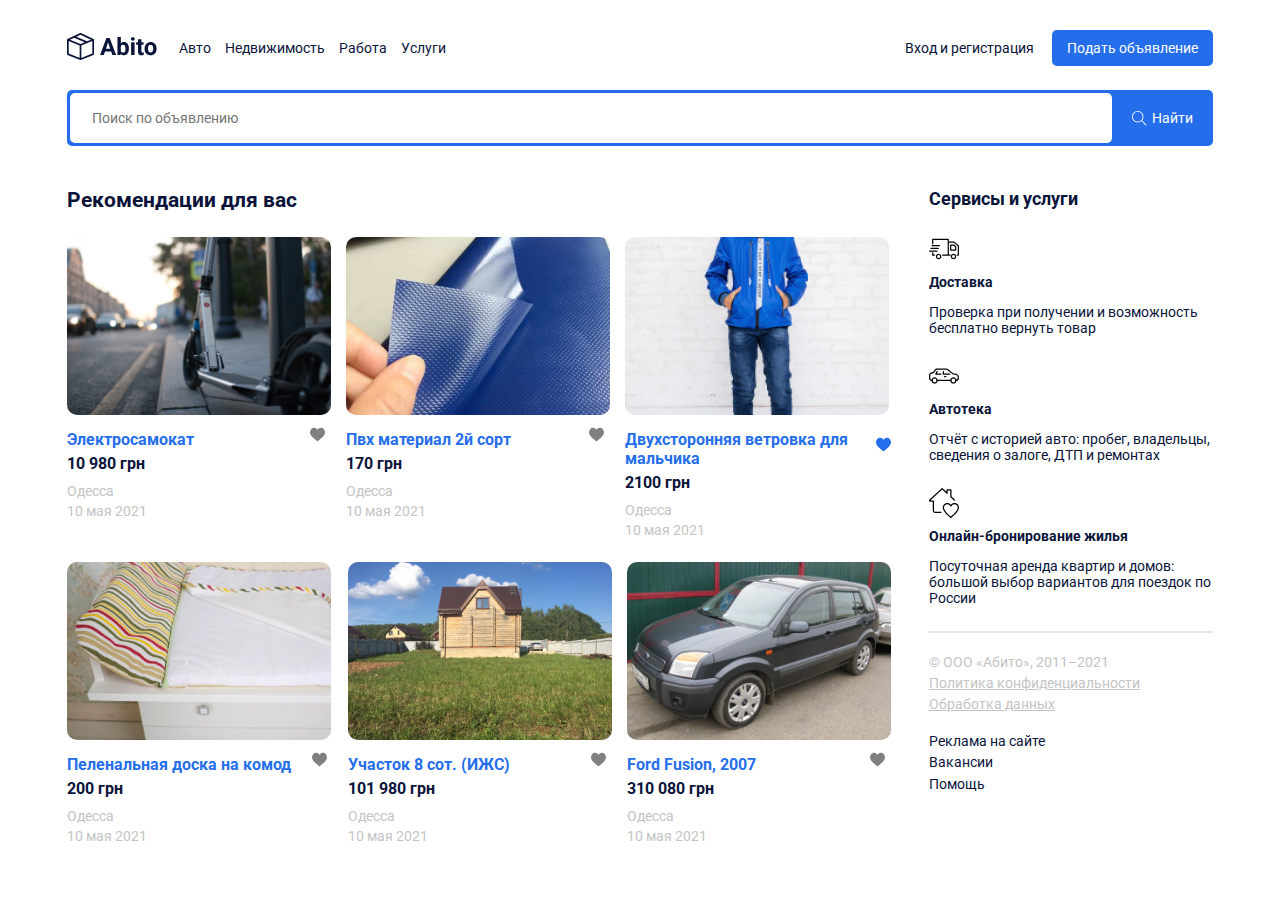
<file: index.html>
<!DOCTYPE html>
<html lang="en">
  <head>
    <meta charset="UTF-8" />
    <meta http-equiv="X-UA-Compatible" content="IE=edge" />
    <meta name="viewport" content="width=device-width, initial-scale=1.0" />
    <title>Abito - доска объявлений</title>
    <link rel="preconnect" href="https://fonts.googleapis.com" />
    <link rel="preconnect" href="https://fonts.gstatic.com" crossorigin />
    <link
      href="https://fonts.googleapis.com/css2?family=Roboto:wght@400;700&display=swap"
      rel="stylesheet"
    />
    <link rel="stylesheet" href="css/normalize.css" />
    <link rel="stylesheet" href="css/style.css" />
  </head>
  <body>
    <header class="header container">
      <div class="navbar">
        <a href="/index.html" class="logo">
          <img class="logo-img" src="img/logo.svg" alt="logo"
        /></a>

        <div class="navbar-panel">
          <button class="close-menu">
            <svg  width="22" height="22" viewBox="0 0 36 36" fill="none" xmlns="http://www.w3.org/2000/svg">
              <path d="M0.5 0.5L35 35M0.5 35L35 0.5" stroke="black"/>
              </svg>
          </button>
            
          <nav class="navbar-menu">
            <ul class="menu">
              <li class="menu-item">
                <a href="#" class="menu-link">Aвто</a>
              </li>
              <li class="menu-item">
                <a href="#" class="menu-link">Недвижимость</a>
              </li>
              <li class="menu-item">
                <a href="#" class="menu-link">Работа</a>
              </li>
              <li class="menu-item">
                <a href="#" class="menu-link">Услуги</a>
              </li>
            </ul>
          </nav>
  
          <div class="button-group">
            <a href="#" class="button button-link">Вход и регистрация</a>
            <a href="#" class="button button-primary">Подать объявление</a>
            
          </div>
          
        </div>
        <button class="menu-button"><svg width="30" height="30" viewBox="0 0 30 30" fill="none" xmlns="http://www.w3.org/2000/svg">
          <path d="M0.937476 9.37501H29.0624C29.58 9.37501 29.9999 8.95498 29.9999 8.43754C29.9999 7.92002 29.5799 7.50006 29.0624 7.50006H0.937476C0.419955 7.50006 0 7.92009 0 8.43754C0 8.95498 0.420033 9.37501 0.937476 9.37501Z" fill="black"/>
          <path d="M29.0624 14.0626H0.937476C0.419955 14.0626 0 14.4826 0 15C0 15.5175 0.420033 15.9375 0.937476 15.9375H29.0624C29.58 15.9375 29.9999 15.5175 29.9999 15C29.9999 14.4826 29.58 14.0626 29.0624 14.0626Z" fill="black"/>
          <path d="M29.0625 20.625H10.3125C9.79495 20.625 9.375 21.0451 9.375 21.5625C9.375 22.08 9.79503 22.5 10.3125 22.5H29.0625C29.58 22.5 29.9999 22.0799 29.9999 21.5625C30 21.045 29.58 20.625 29.0625 20.625Z" fill="black"/>
          </svg>
          </button>
      </div>
      <!--/.navbar  -->
      <div class="search-panel">
        <input
          type="search"
          class="search-input"
          placeholder="Поиск по объявлению"
        />
        <button class="search-button">
          <svg
            class="search-icon"
            width="15"
            height="15"
            viewBox="0 0 15 15"
            fill="none"
            xmlns="http://www.w3.org/2000/svg"
          >
            <g clip-path="url(#clip0)">
              <path
                d="M14.6506 14.0012L10.0862 9.43675C10.9465 8.43352 11.4706 7.13293 11.4706 5.71058C11.4706 2.54822 8.89765 -0.0247192 5.7353 -0.0247192C4.20353 -0.0247192 2.76265 0.571751 1.67824 1.6544C0.595589 2.73793 -0.000881376 4.17881 9.77541e-07 5.71058C9.77541e-07 8.87293 2.57294 11.4459 5.7353 11.4459C7.15765 11.4459 8.45912 10.9218 9.46235 10.0615L14.0268 14.6259L14.6506 14.0012ZM5.7353 10.5635C3.06 10.5635 0.882354 8.38675 0.882354 5.71058C0.881472 4.41352 1.38618 3.19499 2.30294 2.2791C3.21882 1.36234 4.43824 0.857634 5.7353 0.857634C8.41059 0.857634 10.5882 3.0344 10.5882 5.71058C10.5882 8.38587 8.41059 10.5635 5.7353 10.5635Z"
                fill="white"
              />
            </g>
            <defs>
              <clipPath id="clip0">
                <rect width="15" height="15" fill="white" />
              </clipPath>
            </defs>
          </svg>

          <span class="search-button-text">Найти</span>
        </button>
      </div>
      <!--/.search-panel -->
    </header>
    <div class="page-content container">
      <main class="main">
        <h2 class="page-title">Рекомендации для вас</h2>
        <div class="cards">
          <div class="card">
            <a href="single.html" class="card-link"
              ><img src="img/cardimage1.jpg" alt="photo" class="card-image"
            /></a>

            <div class="card-header">
              <h3 class="card-title">
                <a href="single.html" class="card-link">Электросамокат</a>
              </h3>
              <button class="like">
                <svg
                  width="15"
                  height="15"
                  viewBox="0 0 15 15"
                  fill="none"
                  xmlns="http://www.w3.org/2000/svg"
                >
                  <g clip-path="url(#clip0)">
                    <path
                      d="M13.81 2.12631C13.0336 1.28414 11.9681 0.820312 10.8097 0.820312C9.94389 0.820312 9.15092 1.09406 8.45284 1.63387C8.10059 1.90636 7.78141 2.23972 7.5 2.62882C7.2187 2.23984 6.89941 1.90636 6.54705 1.63387C5.84908 1.09406 5.05611 0.820312 4.19025 0.820312C3.03188 0.820312 1.96632 1.28414 1.18984 2.12631C0.42263 2.95864 0 4.09573 0 5.32825C0 6.59683 0.472755 7.75806 1.48773 8.98281C2.39571 10.0784 3.70068 11.1905 5.21187 12.4783C5.72788 12.9181 6.31279 13.4166 6.92013 13.9476C7.08057 14.0881 7.28645 14.1655 7.5 14.1655C7.71343 14.1655 7.91943 14.0881 8.07964 13.9478C8.68698 13.4167 9.27223 12.918 9.78848 12.478C11.2994 11.1904 12.6044 10.0784 13.5124 8.9827C14.5274 7.75806 15 6.59683 15 5.32814C15 4.09573 14.5774 2.95864 13.81 2.12631Z"
                      fill="grey"
                    />
                  </g>
                  <defs>
                    <clipPath id="clip0">
                      <rect width="15" height="15" fill="white" />
                    </clipPath>
                  </defs>
                </svg>
              </button>
            </div>
            <strong class="card-price"> 10 980 грн </strong>
            <p class="card-text">Oдесса</p>
            <p class="card-text">10 мая 2021</p>
          </div>
          <div class="card">
            <a href="single.html" class="card-link"
              ><img src="img/cardimage2.jpg" alt="photo" class="card-image"
            /></a>

            <div class="card-header">
              <h3 class="card-title">
                <a href="single.html" class="card-link">Пвх материал 2й сорт</a>
              </h3>
              <button class="like">
                <svg
                  width="15"
                  height="15"
                  viewBox="0 0 15 15"
                  fill="none"
                  xmlns="http://www.w3.org/2000/svg"
                >
                  <g clip-path="url(#clip0)">
                    <path
                      d="M13.81 2.12631C13.0336 1.28414 11.9681 0.820312 10.8097 0.820312C9.94389 0.820312 9.15092 1.09406 8.45284 1.63387C8.10059 1.90636 7.78141 2.23972 7.5 2.62882C7.2187 2.23984 6.89941 1.90636 6.54705 1.63387C5.84908 1.09406 5.05611 0.820312 4.19025 0.820312C3.03188 0.820312 1.96632 1.28414 1.18984 2.12631C0.42263 2.95864 0 4.09573 0 5.32825C0 6.59683 0.472755 7.75806 1.48773 8.98281C2.39571 10.0784 3.70068 11.1905 5.21187 12.4783C5.72788 12.9181 6.31279 13.4166 6.92013 13.9476C7.08057 14.0881 7.28645 14.1655 7.5 14.1655C7.71343 14.1655 7.91943 14.0881 8.07964 13.9478C8.68698 13.4167 9.27223 12.918 9.78848 12.478C11.2994 11.1904 12.6044 10.0784 13.5124 8.9827C14.5274 7.75806 15 6.59683 15 5.32814C15 4.09573 14.5774 2.95864 13.81 2.12631Z"
                      fill="grey"
                    />
                  </g>
                  <defs>
                    <clipPath id="clip0">
                      <rect width="15" height="15" fill="white" />
                    </clipPath>
                  </defs>
                </svg>
              </button>
            </div>
            <strong class="card-price"> 170 грн </strong>
            <p class="card-text">Oдесса</p>
            <p class="card-text">10 мая 2021</p>
          </div>
          <div class="card">
            <a href="single.html" class="card-link"
              ><img src="img/cardimage3.jpg" alt="photo" class="card-image"
            /></a>

            <div class="card-header">
              <h3 class="card-title">
                <a href="single.html" class="card-link"
                  >Двухсторонняя ветровка для мальчика</a
                >
              </h3>
              <button class="like">
                <svg
                  width="15"
                  height="15"
                  viewBox="0 0 15 15"
                  fill="none"
                  xmlns="http://www.w3.org/2000/svg"
                >
                  <g clip-path="url(#clip0)">
                    <path
                      d="M13.81 2.12631C13.0336 1.28414 11.9681 0.820312 10.8097 0.820312C9.94389 0.820312 9.15092 1.09406 8.45284 1.63387C8.10059 1.90636 7.78141 2.23972 7.5 2.62882C7.2187 2.23984 6.89941 1.90636 6.54705 1.63387C5.84908 1.09406 5.05611 0.820312 4.19025 0.820312C3.03188 0.820312 1.96632 1.28414 1.18984 2.12631C0.42263 2.95864 0 4.09573 0 5.32825C0 6.59683 0.472755 7.75806 1.48773 8.98281C2.39571 10.0784 3.70068 11.1905 5.21187 12.4783C5.72788 12.9181 6.31279 13.4166 6.92013 13.9476C7.08057 14.0881 7.28645 14.1655 7.5 14.1655C7.71343 14.1655 7.91943 14.0881 8.07964 13.9478C8.68698 13.4167 9.27223 12.918 9.78848 12.478C11.2994 11.1904 12.6044 10.0784 13.5124 8.9827C14.5274 7.75806 15 6.59683 15 5.32814C15 4.09573 14.5774 2.95864 13.81 2.12631Z"
                      fill="#256EEB"
                    />
                  </g>
                  <defs>
                    <clipPath id="clip0">
                      <rect width="15" height="15" fill="white" />
                    </clipPath>
                  </defs>
                </svg>
              </button>
            </div>
            <strong class="card-price"> 2100 грн </strong>
            <p class="card-text">Oдесса</p>
            <p class="card-text">10 мая 2021</p>
          </div>
          <div class="card">
            <a href="single.html" class="card-link"
              ><img src="img/cardimage4.jpg" alt="photo" class="card-image"
            /></a>

            <div class="card-header">
              <h3 class="card-title">
                <a href="single.html" class="card-link"
                  >Пеленальная доска на комод</a
                >
              </h3>
              <button class="like">
                <svg
                  width="15"
                  height="15"
                  viewBox="0 0 15 15"
                  fill="none"
                  xmlns="http://www.w3.org/2000/svg"
                >
                  <g clip-path="url(#clip0)">
                    <path
                      d="M13.81 2.12631C13.0336 1.28414 11.9681 0.820312 10.8097 0.820312C9.94389 0.820312 9.15092 1.09406 8.45284 1.63387C8.10059 1.90636 7.78141 2.23972 7.5 2.62882C7.2187 2.23984 6.89941 1.90636 6.54705 1.63387C5.84908 1.09406 5.05611 0.820312 4.19025 0.820312C3.03188 0.820312 1.96632 1.28414 1.18984 2.12631C0.42263 2.95864 0 4.09573 0 5.32825C0 6.59683 0.472755 7.75806 1.48773 8.98281C2.39571 10.0784 3.70068 11.1905 5.21187 12.4783C5.72788 12.9181 6.31279 13.4166 6.92013 13.9476C7.08057 14.0881 7.28645 14.1655 7.5 14.1655C7.71343 14.1655 7.91943 14.0881 8.07964 13.9478C8.68698 13.4167 9.27223 12.918 9.78848 12.478C11.2994 11.1904 12.6044 10.0784 13.5124 8.9827C14.5274 7.75806 15 6.59683 15 5.32814C15 4.09573 14.5774 2.95864 13.81 2.12631Z"
                      fill="grey"
                    />
                  </g>
                  <defs>
                    <clipPath id="clip0">
                      <rect width="15" height="15" fill="white" />
                    </clipPath>
                  </defs>
                </svg>
              </button>
            </div>
            <strong class="card-price"> 200 грн </strong>
            <p class="card-text">Oдесса</p>
            <p class="card-text">10 мая 2021</p>
          </div>
          <div class="card">
            <a href="single.html" class="card-link"
              ><img src="img/cardimage5.jpg" alt="photo" class="card-image"
            /></a>

            <div class="card-header">
              <h3 class="card-title">
                <a href="single.html" class="card-link">Участок 8 сот. (ИЖС)</a>
              </h3>
              <button class="like">
                <svg
                  width="15"
                  height="15"
                  viewBox="0 0 15 15"
                  fill="none"
                  xmlns="http://www.w3.org/2000/svg"
                >
                  <g clip-path="url(#clip0)">
                    <path
                      d="M13.81 2.12631C13.0336 1.28414 11.9681 0.820312 10.8097 0.820312C9.94389 0.820312 9.15092 1.09406 8.45284 1.63387C8.10059 1.90636 7.78141 2.23972 7.5 2.62882C7.2187 2.23984 6.89941 1.90636 6.54705 1.63387C5.84908 1.09406 5.05611 0.820312 4.19025 0.820312C3.03188 0.820312 1.96632 1.28414 1.18984 2.12631C0.42263 2.95864 0 4.09573 0 5.32825C0 6.59683 0.472755 7.75806 1.48773 8.98281C2.39571 10.0784 3.70068 11.1905 5.21187 12.4783C5.72788 12.9181 6.31279 13.4166 6.92013 13.9476C7.08057 14.0881 7.28645 14.1655 7.5 14.1655C7.71343 14.1655 7.91943 14.0881 8.07964 13.9478C8.68698 13.4167 9.27223 12.918 9.78848 12.478C11.2994 11.1904 12.6044 10.0784 13.5124 8.9827C14.5274 7.75806 15 6.59683 15 5.32814C15 4.09573 14.5774 2.95864 13.81 2.12631Z"
                      fill="grey"
                    />
                  </g>
                  <defs>
                    <clipPathsingle.html id="clip0">
                      <rect width="15" height="15" fill="white" />
                    </clipPathsingle.html
                  </defs>
                </svg>
              </button>
            </div>
            <strong class="card-price"> 101 980 грн </strong>
            <p class="card-text">Oдесса</p>
            <p class="card-text">10 мая 2021</p>
          </div>
          <div class="card">
            <a href="single.html" class="card-link"
              ><img src="img/cardimage6.jpg" alt="photo" class="card-image"
            /></a>

            <div class="card-header">
              <h3 class="card-title">
                <a href="single.html" class="card-link">Ford Fusion, 2007</a>
              </h3>
              <button class="like">
                <svg
                  width="15"
                  height="15"
                  viewBox="0 0 15 15"
                  fill="none"
                  xmlns="http://www.w3.org/2000/svg"
                >
                  <g clip-path="url(#clip0)">
                    <path
                      d="M13.81 2.12631C13.0336 1.28414 11.9681 0.820312 10.8097 0.820312C9.94389 0.820312 9.15092 1.09406 8.45284 1.63387C8.10059 1.90636 7.78141 2.23972 7.5 2.62882C7.2187 2.23984 6.89941 1.90636 6.54705 1.63387C5.84908 1.09406 5.05611 0.820312 4.19025 0.820312C3.03188 0.820312 1.96632 1.28414 1.18984 2.12631C0.42263 2.95864 0 4.09573 0 5.32825C0 6.59683 0.472755 7.75806 1.48773 8.98281C2.39571 10.0784 3.70068 11.1905 5.21187 12.4783C5.72788 12.9181 6.31279 13.4166 6.92013 13.9476C7.08057 14.0881 7.28645 14.1655 7.5 14.1655C7.71343 14.1655 7.91943 14.0881 8.07964 13.9478C8.68698 13.4167 9.27223 12.918 9.78848 12.478C11.2994 11.1904 12.6044 10.0784 13.5124 8.9827C14.5274 7.75806 15 6.59683 15 5.32814C15 4.09573 14.5774 2.95864 13.81 2.12631Z"
                      fill="grey"
                    />
                  </g>
                  <defs>
                    <clipPath id="clip0">
                      <rect width="15" height="15" fill="white" />
                    </clipPath>
                  </defs>
                </svg>
              </button>
            </div>
            <strong class="card-price"> 310 080 грн </strong>
            <p class="card-text">Oдесса</p>
            <p class="card-text">10 мая 2021</p>
          </div>
        </div>
      </main>
      <aside class="sidebar">
        <h4 class="page-title">Сервисы и услуги</h4>
        <div class="service">
          <img src="img/001-delivery-truck 1.svg" alt="" class="service-img" />
          <h5 class="service-title">Доставка</h5>
          <p class="service-text">
            Проверка при получении и возможность бесплатно вернуть товар
          </p>
        </div>
        <div class="service">
          <img src="img/002-sedan 1.svg" alt="" class="service-img" />
          <h5 class="service-title">Автотека</h5>
          <p class="service-text">
            Отчёт с историей авто: пробег, владельцы, сведения о залоге, ДТП и
            ремонтах
          </p>
        </div>
        <div class="service">
          <img src="img/love 1.svg" alt="" class="service-img" />
          <h5 class="service-title">Онлайн-бронирование жилья</h5>
          <p class="service-text">
            Посуточная аренда квартир и домов: большой выбор вариантов для
            поездок по России
          </p>
        </div>
        <hr color="e5e5e5" />
        <footer class="footer">
          <p class="footer-text">© ООО «Абито», 2011–2021</p>
          <ul class="footer-menu">
            <li class="footer-menu-item">
              <a href="#" class="footer-text">Политика конфиденциальности</a>
            </li>
            <li class="footer-menu-item">
              <a href="#" class="footer-text">Обработка данных</a>
            </li>
          </ul>
          <ul class="footer-menu">
            <li class="footer-menu-item">
              <a href="#" class="footer-link">Реклама на сайте</a>
            </li>
            <li class="footer-menu-item">
              <a href="#" class="footer-link">Вакансии</a>
            </li>
            <li class="footer-menu-item">
              <a href="#" class="footer-link">Помощь</a>
            </li>
          </ul>
        </footer>
      </aside>
    </div>
    <script src="https://unpkg.com/swiper/swiper-bundle.min.js"></script>
    <script src="js/main.js"></script>
  </body>
</html>
</file>
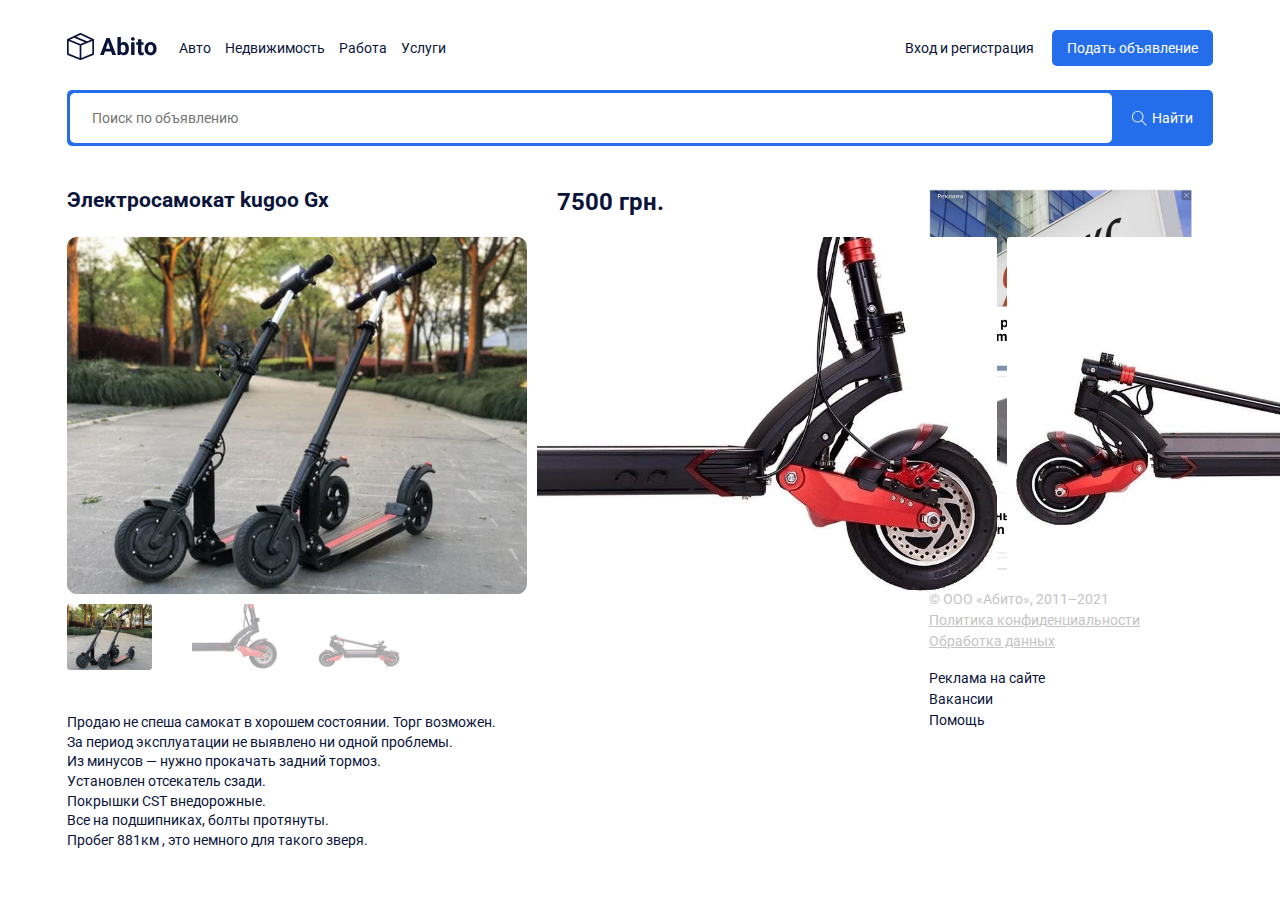
<file: single.html>
<!DOCTYPE html>
<html lang="en">
  <head>
    <meta charset="UTF-8" />
    <meta http-equiv="X-UA-Compatible" content="IE=edge" />
    <meta name="viewport" content="width=device-width, initial-scale=1.0" />
    <title>Страница объявления</title>
    <link rel="preconnect" href="https://fonts.googleapis.com" />
    <link rel="preconnect" href="https://fonts.gstatic.com" crossorigin />
    <link
      href="https://fonts.googleapis.com/css2?family=Roboto:wght@400;700&display=swap"
      rel="stylesheet"
    />
    <link
      rel="stylesheet"
      href="https://unpkg.com/swiper/swiper-bundle.min.css"
    />
    <link rel="stylesheet" href="css/normalize.css" />
    <link rel="stylesheet" href="css/style.css" />
  </head>
  <body>
    <header class="header container">
      <div class="navbar">
        <a href="/index.html" class="logo">
          <img class="logo-img" src="img/logo.svg" alt="logo"
        /></a>

        <div class="navbar-panel">
          <button class="close-menu">
            <svg
              width="22"
              height="22"
              viewBox="0 0 36 36"
              fill="none"
              xmlns="http://www.w3.org/2000/svg"
            >
              <path d="M0.5 0.5L35 35M0.5 35L35 0.5" stroke="black" />
            </svg>
          </button>

          <nav class="navbar-menu">
            <ul class="menu">
              <li class="menu-item">
                <a href="#" class="menu-link">Aвто</a>
              </li>
              <li class="menu-item">
                <a href="#" class="menu-link">Недвижимость</a>
              </li>
              <li class="menu-item">
                <a href="#" class="menu-link">Работа</a>
              </li>
              <li class="menu-item">
                <a href="#" class="menu-link">Услуги</a>
              </li>
            </ul>
          </nav>

          <div class="button-group">
            <a href="#" class="button button-link">Вход и регистрация</a>
            <a href="#" class="button button-primary">Подать объявление</a>
          </div>
        </div>
        <button class="menu-button">
          <svg
            width="30"
            height="30"
            viewBox="0 0 30 30"
            fill="none"
            xmlns="http://www.w3.org/2000/svg"
          >
            <path
              d="M0.937476 9.37501H29.0624C29.58 9.37501 29.9999 8.95498 29.9999 8.43754C29.9999 7.92002 29.5799 7.50006 29.0624 7.50006H0.937476C0.419955 7.50006 0 7.92009 0 8.43754C0 8.95498 0.420033 9.37501 0.937476 9.37501Z"
              fill="black"
            />
            <path
              d="M29.0624 14.0626H0.937476C0.419955 14.0626 0 14.4826 0 15C0 15.5175 0.420033 15.9375 0.937476 15.9375H29.0624C29.58 15.9375 29.9999 15.5175 29.9999 15C29.9999 14.4826 29.58 14.0626 29.0624 14.0626Z"
              fill="black"
            />
            <path
              d="M29.0625 20.625H10.3125C9.79495 20.625 9.375 21.0451 9.375 21.5625C9.375 22.08 9.79503 22.5 10.3125 22.5H29.0625C29.58 22.5 29.9999 22.0799 29.9999 21.5625C30 21.045 29.58 20.625 29.0625 20.625Z"
              fill="black"
            />
          </svg>
        </button>
      </div>
      <!--/.navbar  -->
      <div class="search-panel">
        <input
          type="search"
          class="search-input"
          placeholder="Поиск по объявлению"
        />
        <button class="search-button">
          <svg
            class="search-icon"
            width="15"
            height="15"
            viewBox="0 0 15 15"
            fill="none"
            xmlns="http://www.w3.org/2000/svg"
          >
            <g clip-path="url(#clip0)">
              <path
                d="M14.6506 14.0012L10.0862 9.43675C10.9465 8.43352 11.4706 7.13293 11.4706 5.71058C11.4706 2.54822 8.89765 -0.0247192 5.7353 -0.0247192C4.20353 -0.0247192 2.76265 0.571751 1.67824 1.6544C0.595589 2.73793 -0.000881376 4.17881 9.77541e-07 5.71058C9.77541e-07 8.87293 2.57294 11.4459 5.7353 11.4459C7.15765 11.4459 8.45912 10.9218 9.46235 10.0615L14.0268 14.6259L14.6506 14.0012ZM5.7353 10.5635C3.06 10.5635 0.882354 8.38675 0.882354 5.71058C0.881472 4.41352 1.38618 3.19499 2.30294 2.2791C3.21882 1.36234 4.43824 0.857634 5.7353 0.857634C8.41059 0.857634 10.5882 3.0344 10.5882 5.71058C10.5882 8.38587 8.41059 10.5635 5.7353 10.5635Z"
                fill="white"
              />
            </g>
            <defs>
              <clipPath id="clip0">
                <rect width="15" height="15" fill="white" />
              </clipPath>
            </defs>
          </svg>

          <span class="search-button-text">Найти</span>
        </button>
      </div>
      <!--/.search-panel -->
    </header>
    <div class="page-content container">
      <main class="main main-single">
        <div class="content">
          <h2 class="page-title">Электросамокат kugoo Gx</h2>
          <div class="swiper-container mySwiper2">
            <div class="swiper-wrapper">
              <div class="swiper-slide">
                <img src="img/singlecardimage1.jpg" />
              </div>
              <div class="swiper-slide">
                <img src="img/singlecardimage2.jpg" />
              </div>
              <div class="swiper-slide">
                <img src="img/singlecardimage3.jpg" />
              </div>
            </div>
          </div>
          <div thumbsSlider="" class="swiper-container mySwiper">
            <div class="swiper-wrapper">
              <div class="swiper-slide">
                <img src="img/singlecardimage1.jpg" />
              </div>
              <div class="swiper-slide">
                <img src="img/singlecardimage2.jpg"" />
              </div>
              <div class="swiper-slide">
                <img src="img/singlecardimage3.jpg"" />
              </div>
            </div>
          </div>
          <div class="content-text">
            <p>
              Продаю не спеша самокат в хорошем состоянии. Торг возможен.<br />
              За период эксплуатации не выявлено ни одной проблемы.<br />
              Из минусов — нужно прокачать задний тормоз.<br />
              Установлен отсекатель сзади.<br />
              Покрышки CST внедорожные.<br />
              Все на подшипниках, болты протянуты.<br />
              Пробег 881км , это немного для такого зверя.
            </p>
          </div>
        </div>
        <div class="author">
          <strong class="single-price">7500 грн.</strong>
          <div class="author-wrapper">
            <div class="author-info">
              <span class="author-name">Михаил Воробьев</span>
              <div class="rating">
                <svg
                  width="10"
                  height="10"
                  viewBox="0 0 10 10"
                  fill="none"
                  xmlns="http://www.w3.org/2000/svg"
                >
                  <g clip-path="url(#clip0)">
                    <path
                      d="M9.97393 3.83595C9.90847 3.63346 9.72887 3.48965 9.51639 3.4705L6.63011 3.20842L5.4888 0.537072C5.40465 0.341297 5.21299 0.214569 5.00005 0.214569C4.78711 0.214569 4.59545 0.341297 4.5113 0.53753L3.36999 3.20842L0.483257 3.4705C0.271154 3.4901 0.0920116 3.63346 0.0261682 3.83595C-0.0396751 4.03844 0.0211327 4.26054 0.181583 4.40054L2.36326 6.31389L1.71994 9.14775C1.67286 9.35612 1.75374 9.5715 1.92662 9.69647C2.01955 9.76361 2.12827 9.79779 2.23791 9.79779C2.33244 9.79779 2.42621 9.77231 2.51036 9.72195L5.00005 8.23396L7.48882 9.72195C7.67094 9.83152 7.90052 9.82152 8.07302 9.69647C8.24598 9.57112 8.32678 9.35566 8.27971 9.14775L7.63638 6.31389L9.81806 4.40093C9.97851 4.26054 10.0398 4.03882 9.97393 3.83595Z"
                      fill="#FFC107"
                    />
                  </g>
                  <defs>
                    <clipPath id="clip0">
                      <rect width="10" height="10" fill="white" />
                    </clipPath>
                  </defs>
                </svg>
                <svg
                  width="10"
                  height="10"
                  viewBox="0 0 10 10"
                  fill="none"
                  xmlns="http://www.w3.org/2000/svg"
                >
                  <g clip-path="url(#clip0)">
                    <path
                      d="M9.97393 3.83595C9.90847 3.63346 9.72887 3.48965 9.51639 3.4705L6.63011 3.20842L5.4888 0.537072C5.40465 0.341297 5.21299 0.214569 5.00005 0.214569C4.78711 0.214569 4.59545 0.341297 4.5113 0.53753L3.36999 3.20842L0.483257 3.4705C0.271154 3.4901 0.0920116 3.63346 0.0261682 3.83595C-0.0396751 4.03844 0.0211327 4.26054 0.181583 4.40054L2.36326 6.31389L1.71994 9.14775C1.67286 9.35612 1.75374 9.5715 1.92662 9.69647C2.01955 9.76361 2.12827 9.79779 2.23791 9.79779C2.33244 9.79779 2.42621 9.77231 2.51036 9.72195L5.00005 8.23396L7.48882 9.72195C7.67094 9.83152 7.90052 9.82152 8.07302 9.69647C8.24598 9.57112 8.32678 9.35566 8.27971 9.14775L7.63638 6.31389L9.81806 4.40093C9.97851 4.26054 10.0398 4.03882 9.97393 3.83595Z"
                      fill="#FFC107"
                    />
                  </g>
                  <defs>
                    <clipPath id="clip0">
                      <rect width="10" height="10" fill="white" />
                    </clipPath>
                  </defs>
                </svg>
                <svg
                  width="10"
                  height="10"
                  viewBox="0 0 10 10"
                  fill="none"
                  xmlns="http://www.w3.org/2000/svg"
                >
                  <g clip-path="url(#clip0)">
                    <path
                      d="M9.97393 3.83595C9.90847 3.63346 9.72887 3.48965 9.51639 3.4705L6.63011 3.20842L5.4888 0.537072C5.40465 0.341297 5.21299 0.214569 5.00005 0.214569C4.78711 0.214569 4.59545 0.341297 4.5113 0.53753L3.36999 3.20842L0.483257 3.4705C0.271154 3.4901 0.0920116 3.63346 0.0261682 3.83595C-0.0396751 4.03844 0.0211327 4.26054 0.181583 4.40054L2.36326 6.31389L1.71994 9.14775C1.67286 9.35612 1.75374 9.5715 1.92662 9.69647C2.01955 9.76361 2.12827 9.79779 2.23791 9.79779C2.33244 9.79779 2.42621 9.77231 2.51036 9.72195L5.00005 8.23396L7.48882 9.72195C7.67094 9.83152 7.90052 9.82152 8.07302 9.69647C8.24598 9.57112 8.32678 9.35566 8.27971 9.14775L7.63638 6.31389L9.81806 4.40093C9.97851 4.26054 10.0398 4.03882 9.97393 3.83595Z"
                      fill="#FFC107"
                    />
                  </g>
                  <defs>
                    <clipPath id="clip0">
                      <rect width="10" height="10" fill="white" />
                    </clipPath>
                  </defs>
                </svg>
                <svg
                  width="10"
                  height="10"
                  viewBox="0 0 10 10"
                  fill="none"
                  xmlns="http://www.w3.org/2000/svg"
                >
                  <g clip-path="url(#clip0)">
                    <path
                      d="M9.97393 3.83595C9.90847 3.63346 9.72887 3.48965 9.51639 3.4705L6.63011 3.20842L5.4888 0.537072C5.40465 0.341297 5.21299 0.214569 5.00005 0.214569C4.78711 0.214569 4.59545 0.341297 4.5113 0.53753L3.36999 3.20842L0.483257 3.4705C0.271154 3.4901 0.0920116 3.63346 0.0261682 3.83595C-0.0396751 4.03844 0.0211327 4.26054 0.181583 4.40054L2.36326 6.31389L1.71994 9.14775C1.67286 9.35612 1.75374 9.5715 1.92662 9.69647C2.01955 9.76361 2.12827 9.79779 2.23791 9.79779C2.33244 9.79779 2.42621 9.77231 2.51036 9.72195L5.00005 8.23396L7.48882 9.72195C7.67094 9.83152 7.90052 9.82152 8.07302 9.69647C8.24598 9.57112 8.32678 9.35566 8.27971 9.14775L7.63638 6.31389L9.81806 4.40093C9.97851 4.26054 10.0398 4.03882 9.97393 3.83595Z"
                      fill="#FFC107"
                    />
                  </g>
                  <defs>
                    <clipPath id="clip0">
                      <rect width="10" height="10" fill="white" />
                    </clipPath>
                  </defs>
                </svg>
                <svg
                  width="10"
                  height="10"
                  viewBox="0 0 10 10"
                  fill="none"
                  xmlns="http://www.w3.org/2000/svg"
                >
                  <g clip-path="url(#clip0)">
                    <path
                      d="M9.97393 3.83595C9.90847 3.63346 9.72887 3.48965 9.51639 3.4705L6.63011 3.20842L5.4888 0.537072C5.40465 0.341297 5.21299 0.214569 5.00005 0.214569C4.78711 0.214569 4.59545 0.341297 4.5113 0.53753L3.36999 3.20842L0.483257 3.4705C0.271154 3.4901 0.0920116 3.63346 0.0261682 3.83595C-0.0396751 4.03844 0.0211327 4.26054 0.181583 4.40054L2.36326 6.31389L1.71994 9.14775C1.67286 9.35612 1.75374 9.5715 1.92662 9.69647C2.01955 9.76361 2.12827 9.79779 2.23791 9.79779C2.33244 9.79779 2.42621 9.77231 2.51036 9.72195L5.00005 8.23396L7.48882 9.72195C7.67094 9.83152 7.90052 9.82152 8.07302 9.69647C8.24598 9.57112 8.32678 9.35566 8.27971 9.14775L7.63638 6.31389L9.81806 4.40093C9.97851 4.26054 10.0398 4.03882 9.97393 3.83595Z"
                      fill="#FFC107"
                    />
                  </g>
                  <defs>
                    <clipPath id="clip0">
                      <rect width="10" height="10" fill="white" />
                    </clipPath>
                  </defs>
                </svg>

                <span class="rating-counter">5 отзывов</span>
              </div>
              <span class="status-author">Частное лицо</span>
            </div>
            <img src="img/avatar.jpg" alt="" class="author-avatar" />
          </div>
          <div class="button-group">
            <button class="button button-block button-primary">
              Показать телефон
            </button>
            <button class="button button-block button-success">
              Написать сообщение
            </button>
          </div>
        </div>
      </main>

      <aside class="sidebar">
        <a href="#">
          <img class="banner" src="img/banner.jpg" alt="banner" />
        </a>
        <a href="#">
          <img class="banner" src="img/banner2.jpg" alt="banner" />
        </a>
        <hr color="e5e5e5" />
        <footer class="footer">
          <p class="footer-text">© ООО «Абито», 2011–2021</p>
          <ul class="footer-menu">
            <li class="footer-menu-item">
              <a href="#" class="footer-text">Политика конфиденциальности</a>
            </li>
            <li class="footer-menu-item">
              <a href="#" class="footer-text">Обработка данных</a>
            </li>
          </ul>
          <ul class="footer-menu">
            <li class="footer-menu-item">
              <a href="#" class="footer-link">Реклама на сайте</a>
            </li>
            <li class="footer-menu-item">
              <a href="#" class="footer-link">Вакансии</a>
            </li>
            <li class="footer-menu-item">
              <a href="#" class="footer-link">Помощь</a>
            </li>
          </ul>
        </footer>
      </aside>
    </div>
    <script src="https://unpkg.com/swiper/swiper-bundle.min.js"></script>
    <script src="js/main.js"></script>
  </body>
</html>
</file>
<file: css/style.css>
body {
  font-family: "Roboto", sans-serif;
  font-size: 14px;
  color: #0a143a;
}

.container {
  max-width: 1146px;
  margin: auto;
}
.header {
  padding-top: 30px;
  padding-bottom: 30px;
  margin-bottom: 12px;
}
.navbar {
  display: flex;
  align-items: center;
  justify-content: space-between;
  margin-bottom: 24px;
}
.navbar-panel {
  flex-grow: 1;
  display: flex;
  align-items: center;
}
.navbar-menu {
  margin-right: auto;
}
.menu {
  list-style-type: none;
  margin: 0;
  padding-left: 22px;
  padding-right: 22px;
  display: flex;
}
.menu-item:not(:last-child) {
  margin-right: 14px;
}
.menu-link {
  text-decoration: none;
  color: inherit;
}
.button {
  text-decoration: none;
  display: inline-block;
  padding: 10px 15px;
  cursor: pointer;
}
.button-link {
  color: inherit;
}
.button-primary {
  background: #256eeb;
  border-radius: 5px;
  color: white;
}
.search-panel {
  height: 50px;
  background-color: #256eeb;
  border-radius: 5px;
  display: flex;
  padding: 3px;
}
.search-input {
  flex-grow: 1;
  background: #ffffff;
  border-radius: 5px;
  border: none;
  padding-left: 22px;
  padding-right: 22px;
}

.search-button {
  background: #256eeb;
  border: none;
  color: white;
  padding-left: 20px;
  padding-right: 17px;
  display: flex;
  align-items: center;
  cursor: pointer;
}
.search-button-text {
  margin-left: 5px;
}
.menu-button {
  background-color: #ffff;
  border: none;
  cursor: pointer;
  display: none;
}
.page-content {
  display: grid;
  grid-template-columns: 9fr 3fr;
  grid-column-gap: 10px;
}
.card-image {
  border-radius: 10px;
  width: 264px;
  height: 178px;
  object-fit: cover;
}
.cards {
  display: flex;
  flex-wrap: wrap;
}
.card {
  margin-bottom: 20px;
  margin-right: 15px;
}

.card-title {
  max-width: 230px;
  font-weight: bold;
  font-size: 16px;
  line-height: 19px;
  color: #256eeb;
  margin-top: 12px;
  margin-bottom: 5px;
}
.card-header {
  display: flex;
  justify-content: space-between;
}
.like {
  background-color: white;
  border: none;
  cursor: pointer;
  margin-left: 15px;
}
.card-price {
  font-size: 16px;
  line-height: 19px;
  margin-bottom: 10px;
  display: block;
}
.card-text {
  font-size: 14px;
  line-height: 16px;
  color: #c4c4c4;
  margin-bottom: 4px;
  margin-top: 0;
}
.card-link {
  text-decoration: none;
  color: #256eeb;
}
.service {
  margin-bottom: 25px;
}
.service-title {
  font-weight: bold;
  font-size: 14px;
  line-height: 16px;
  margin-top: 7px;
  margin-bottom: 5px;
}
.service-text {
  font-size: 14px;
  line-height: 16px;
  min-width: 217px;
}
.sidebar .page-title {
  font-size: 18px;
  line-height: 21px;
}
.footer-text {
  font-size: 14px;
  line-height: 16px;
  color: #c4c4c4;
  margin-bottom: 5px;
  display: inline-block;
}
.footer-menu {
  margin: 0;
  padding: 0;
  list-style-type: none;
  margin-bottom: 16px;
}
.footer-link {
  color: inherit;
  text-decoration: none;
  display: inline-block;
  margin-bottom: 5px;
}

.main-single {
  display: flex;
  align-items: start;
}
.content {
  max-width: 460px;
  margin-right: 30px;
}
.swiper-container {
  width: 100%;
  height: 357px;
  margin-left: auto;
  margin-right: auto;
}

.swiper-slide {
  background-size: cover;
  background-position: center;
}

.mySwiper2 {
  width: 100%;
  border-radius: 10px;
}

.mySwiper {
  height: 20%;
  box-sizing: border-box;
  padding: 10px 0;
}

.mySwiper .swiper-slide {
  width: 25%;
  height: 100%;
  opacity: 0.4;
  border-radius: 10px;
}

.mySwiper .swiper-slide-thumb-active {
  opacity: 1;
}

.swiper-slide img {
  display: block;
  width: 100%;
  height: 100%;
  object-fit: cover;
  border-radius: 3px;
}
.content-text {
  font-size: 14px;
  line-height: 140%;
}

.single-price {
  font-size: 24px;
  line-height: 28px;
  margin-top: 0;
  margin-bottom: 25px;
  display: block;
}

.page-title {
  margin-top: 0;
  margin-bottom: 25px;
}
.author {
  min-width: 264px;
}
.author-wrapper {
  display: flex;
  align-items: center;
  justify-content: space-between;

  margin-top: 25px;
  margin-bottom: 30px;
}
.author-avatar {
  width: 50px;
  height: 50px;
  object-fit: cover;
  border-radius: 50%;
}
.author-name {
  font-weight: bold;
  font-size: 14px;
  line-height: 16px;
  display: block;
  margin-bottom: 4px;
}
.rating {
  margin-bottom: 5px;
}
.rating-counter {
  opacity: 0.5;
  margin-left: 10px;
}
.author-status {
  font-size: 12px;
  line-height: 14px;
}
.button-block {
  display: block;
  width: 100%;
  height: 54px;
  margin-bottom: 14px;
  border: none;
}
.button-success {
  background-color: #14b4be;
  border-radius: 5px;
  color: #fff;
}
.close-menu {
  display: none;
}

@media (max-width: 1200px) {
  .container {
    max-width: 960px;
  }
  .card {
    width: 45%;
  }
  .card-image {
    width: 100%;
    height: 200px;
  }
  .content {
    max-width: 408px;
    margin-right: 18px;
  }
}
@media (max-width: 992px) {
  .container {
    max-width: 740px;
  }
  .card-image {
    height: 150px;
  }
  .page-content {
    grid-template-columns: 12fr;
  }
  .banner {
    margin-right: 100px;
  }
}
@media (max-width: 768px) {
  .container {
    max-width: 560px;
  }
  .card {
    width: 100%;
  }

  .menu-button {
    display: block;
  }
  .close-menu {
    display: block;
    position: absolute;
    right: 30px;
    top: 30px;
    cursor: pointer;
    background-color: rgb(72, 150, 238);
    border: none;
  }
  .navbar-panel {
    position: fixed;
    right: 0;
    top: 0;
    width: 100%;
    height: 100%;
    background-color: rgb(72, 150, 238);
    z-index: 9;
    flex-direction: column;
    align-items: center;
    justify-content: center;
    transition: transform 0.2s, opasity 0.2s;
    transform: translateX(-100%);
    opacity: 0;
  }
  .is-open {
    transform: translateX(0%);
    opacity: 1;
  }
  .navbar-menu {
    margin-left: auto;
  }
  .menu {
    flex-direction: column;
    align-items: center;
    justify-content: center;
  }
  .menu-item:not(:last-child) {
    margin-right: 0;
    margin-bottom: 10px;
  }

  .button-group {
    display: flex;
    flex-direction: column;
  }
  .main-single {
    flex-direction: column;
    justify-content: center;
    align-items: center;
  }
  .content {
    margin-right: 0;
  }

  .author-wrapper {
    justify-content: space-around;
  }
  .sidebar {
    display: flex;
    flex-direction: column;
    align-items: center;
  }
  .banner {
    width: 100%;
  }
}
@media (max-width: 576px) {
  .container {
    max-width: 90%;
  }

  .page-content {
    grid-template-columns: 12fr;
  }
  .card-image {
    height: 250px;
  }
  .card {
    margin-right: 0;
  }
  .search-button-text {
    display: none;
  }

  .author-avatar {
    width: 70px;
    height: 70px;
  }

  .swiper-slide img {
    height: 75%;
  }
  .banner {
    margin-right: 0;
  }
}

@media screen and (max-width: 460px) {
  .container {
    max-width: 350px;
  }
  .content {
    max-width: 260px;
  }
}
@media screen and (max-width: 360px) {
  .container {
    max-width: 260px;
  }
  .content {
    max-width: 260px;
  }
}
</file>
